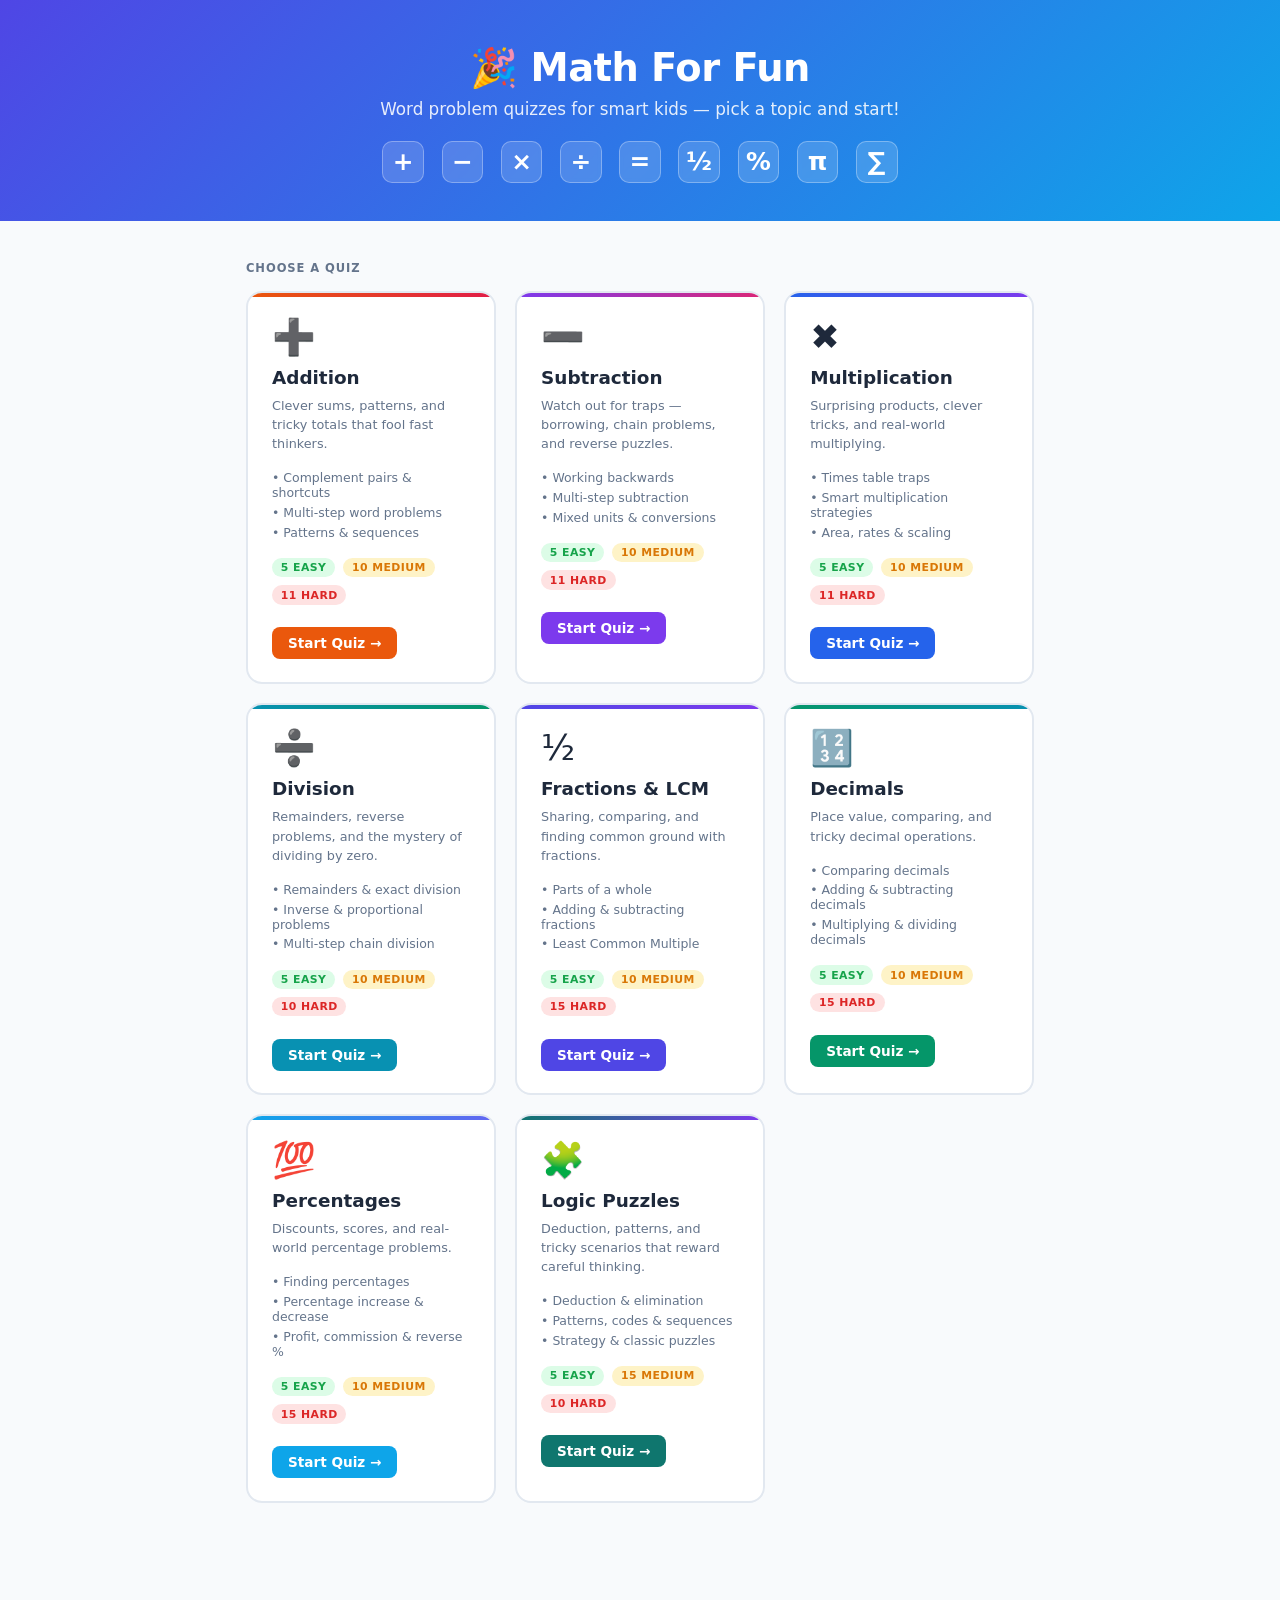
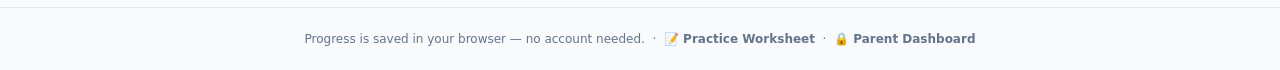
<file: index.html>
<!DOCTYPE html>
<html lang="en">
<head>
  <meta charset="UTF-8" />
  <meta name="viewport" content="width=device-width, initial-scale=1.0" />
  <title>Math For Fun</title>
  <link rel="stylesheet" href="css/main.css" />
</head>
<body class="landing">

<header class="landing-header">
  <h1>🎉 Math For Fun</h1>
  <p>Word problem quizzes for smart kids — pick a topic and start!</p>
  <div class="symbol-row">
    <div class="sym">+</div>
    <div class="sym">−</div>
    <div class="sym">×</div>
    <div class="sym">÷</div>
    <div class="sym">=</div>
    <div class="sym">½</div>
    <div class="sym">%</div>
    <div class="sym">π</div>
    <div class="sym">∑</div>
  </div>
</header>

<main class="landing-main">
  <div class="section-label">Choose a Quiz</div>
  <div class="quiz-grid">

    <a class="quiz-card addition" href="quiz.html?subject=addition">
      <div class="card-icon">➕</div>
      <div class="card-title">Addition</div>
      <div class="card-subtitle">Clever sums, patterns, and tricky totals that fool fast thinkers.</div>
      <ul class="topics-list">
        <li>Complement pairs &amp; shortcuts</li>
        <li>Multi-step word problems</li>
        <li>Patterns &amp; sequences</li>
      </ul>
      <div class="card-meta">
        <span class="meta-tag tag-easy">5 Easy</span>
        <span class="meta-tag tag-medium">10 Medium</span>
        <span class="meta-tag tag-hard">11 Hard</span>
      </div>
      <span class="card-cta">Start Quiz →</span>
    </a>

    <a class="quiz-card subtraction" href="quiz.html?subject=subtraction">
      <div class="card-icon">➖</div>
      <div class="card-title">Subtraction</div>
      <div class="card-subtitle">Watch out for traps — borrowing, chain problems, and reverse puzzles.</div>
      <ul class="topics-list">
        <li>Working backwards</li>
        <li>Multi-step subtraction</li>
        <li>Mixed units &amp; conversions</li>
      </ul>
      <div class="card-meta">
        <span class="meta-tag tag-easy">5 Easy</span>
        <span class="meta-tag tag-medium">10 Medium</span>
        <span class="meta-tag tag-hard">11 Hard</span>
      </div>
      <span class="card-cta">Start Quiz →</span>
    </a>

    <a class="quiz-card multiplication" href="quiz.html?subject=multiplication">
      <div class="card-icon">✖️</div>
      <div class="card-title">Multiplication</div>
      <div class="card-subtitle">Surprising products, clever tricks, and real-world multiplying.</div>
      <ul class="topics-list">
        <li>Times table traps</li>
        <li>Smart multiplication strategies</li>
        <li>Area, rates &amp; scaling</li>
      </ul>
      <div class="card-meta">
        <span class="meta-tag tag-easy">5 Easy</span>
        <span class="meta-tag tag-medium">10 Medium</span>
        <span class="meta-tag tag-hard">11 Hard</span>
      </div>
      <span class="card-cta">Start Quiz →</span>
    </a>

    <a class="quiz-card division" href="quiz.html?subject=division">
      <div class="card-icon">➗</div>
      <div class="card-title">Division</div>
      <div class="card-subtitle">Remainders, reverse problems, and the mystery of dividing by zero.</div>
      <ul class="topics-list">
        <li>Remainders &amp; exact division</li>
        <li>Inverse &amp; proportional problems</li>
        <li>Multi-step chain division</li>
      </ul>
      <div class="card-meta">
        <span class="meta-tag tag-easy">5 Easy</span>
        <span class="meta-tag tag-medium">10 Medium</span>
        <span class="meta-tag tag-hard">10 Hard</span>
      </div>
      <span class="card-cta">Start Quiz →</span>
    </a>

    <a class="quiz-card fractions" href="quiz.html?subject=fractions">
      <div class="card-icon">½</div>
      <div class="card-title">Fractions &amp; LCM</div>
      <div class="card-subtitle">Sharing, comparing, and finding common ground with fractions.</div>
      <ul class="topics-list">
        <li>Parts of a whole</li>
        <li>Adding &amp; subtracting fractions</li>
        <li>Least Common Multiple</li>
      </ul>
      <div class="card-meta">
        <span class="meta-tag tag-easy">5 Easy</span>
        <span class="meta-tag tag-medium">10 Medium</span>
        <span class="meta-tag tag-hard">15 Hard</span>
      </div>
      <span class="card-cta">Start Quiz →</span>
    </a>

    <a class="quiz-card decimals" href="quiz.html?subject=decimals">
      <div class="card-icon">🔢</div>
      <div class="card-title">Decimals</div>
      <div class="card-subtitle">Place value, comparing, and tricky decimal operations.</div>
      <ul class="topics-list">
        <li>Comparing decimals</li>
        <li>Adding &amp; subtracting decimals</li>
        <li>Multiplying &amp; dividing decimals</li>
      </ul>
      <div class="card-meta">
        <span class="meta-tag tag-easy">5 Easy</span>
        <span class="meta-tag tag-medium">10 Medium</span>
        <span class="meta-tag tag-hard">15 Hard</span>
      </div>
      <span class="card-cta">Start Quiz →</span>
    </a>

    <a class="quiz-card percentages" href="quiz.html?subject=percentages">
      <div class="card-icon">💯</div>
      <div class="card-title">Percentages</div>
      <div class="card-subtitle">Discounts, scores, and real-world percentage problems.</div>
      <ul class="topics-list">
        <li>Finding percentages</li>
        <li>Percentage increase &amp; decrease</li>
        <li>Profit, commission &amp; reverse %</li>
      </ul>
      <div class="card-meta">
        <span class="meta-tag tag-easy">5 Easy</span>
        <span class="meta-tag tag-medium">10 Medium</span>
        <span class="meta-tag tag-hard">15 Hard</span>
      </div>
      <span class="card-cta">Start Quiz →</span>
    </a>

    <a class="quiz-card logic" href="quiz.html?subject=logic">
      <div class="card-icon">🧩</div>
      <div class="card-title">Logic Puzzles</div>
      <div class="card-subtitle">Deduction, patterns, and tricky scenarios that reward careful thinking.</div>
      <ul class="topics-list">
        <li>Deduction &amp; elimination</li>
        <li>Patterns, codes &amp; sequences</li>
        <li>Strategy &amp; classic puzzles</li>
      </ul>
      <div class="card-meta">
        <span class="meta-tag tag-easy">5 Easy</span>
        <span class="meta-tag tag-medium">15 Medium</span>
        <span class="meta-tag tag-hard">10 Hard</span>
      </div>
      <span class="card-cta">Start Quiz →</span>
    </a>

  </div>
</main>

<footer>
  Progress is saved in your browser — no account needed. &nbsp;·&nbsp;
  <a href="worksheet.html" style="color:inherit;font-weight:600;text-decoration:none;">📝 Practice Worksheet</a> &nbsp;·&nbsp;
  <a href="parents.html" style="color:inherit;font-weight:600;text-decoration:none;">🔒 Parent Dashboard</a>
</footer>

</body>
</html>
</file>
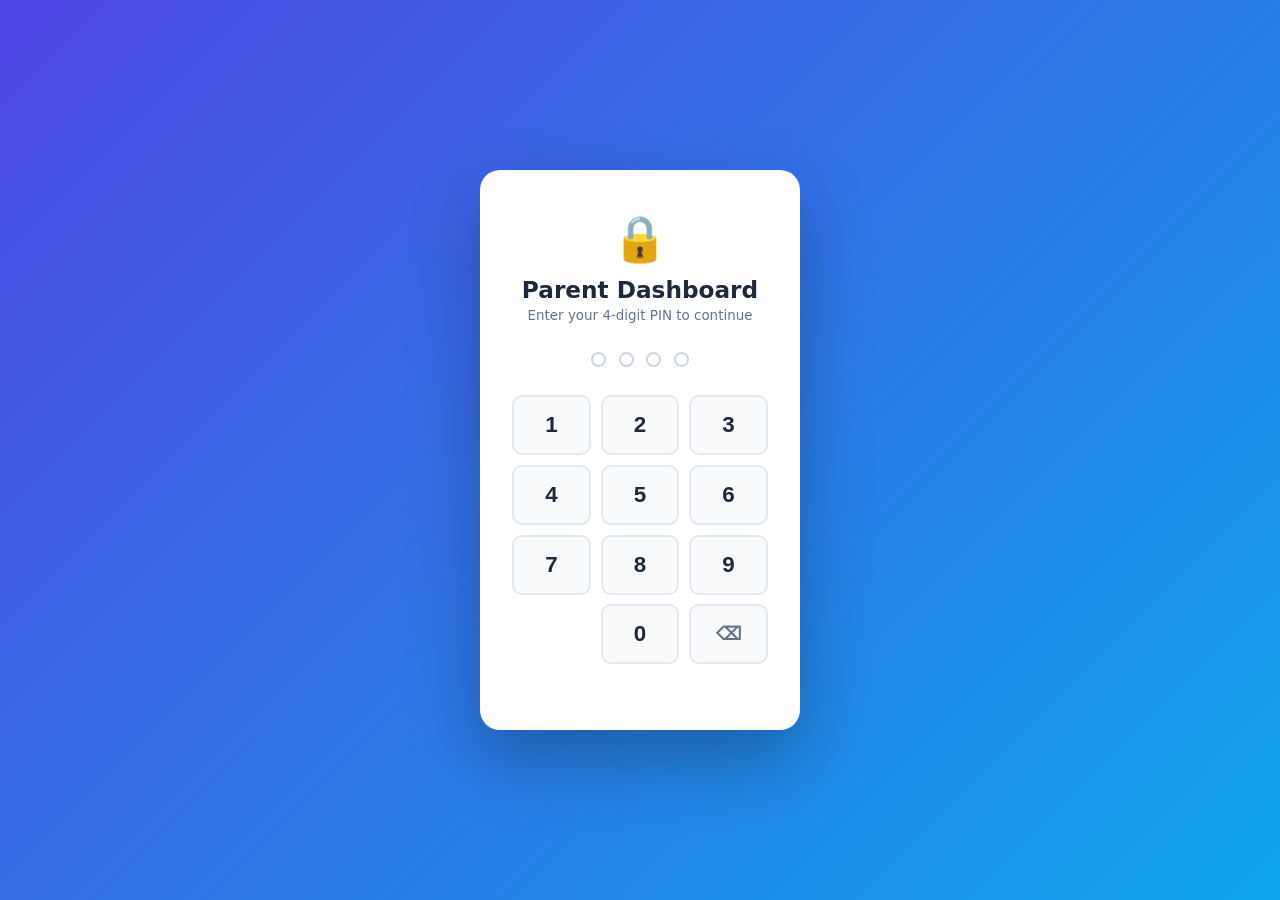
<file: parents.html>
<!DOCTYPE html>
<html lang="en">
<head>
  <meta charset="UTF-8" />
  <meta name="viewport" content="width=device-width, initial-scale=1.0" />
  <title>Math For Fun — Parent Dashboard</title>
  <link rel="stylesheet" href="css/main.css" />
</head>
<body>

<!-- ══════════════ PIN SCREEN ══════════════ -->
<div id="pin-screen">
  <div class="pin-card" id="pin-card">
    <div class="pin-icon">🔒</div>
    <h1>Parent Dashboard</h1>
    <p>Enter your 4-digit PIN to continue</p>
    <div class="pin-dots" id="pin-dots">
      <span></span><span></span><span></span><span></span>
    </div>
    <div class="pin-pad">
      <button class="pin-btn" onclick="pinPress('1')">1</button>
      <button class="pin-btn" onclick="pinPress('2')">2</button>
      <button class="pin-btn" onclick="pinPress('3')">3</button>
      <button class="pin-btn" onclick="pinPress('4')">4</button>
      <button class="pin-btn" onclick="pinPress('5')">5</button>
      <button class="pin-btn" onclick="pinPress('6')">6</button>
      <button class="pin-btn" onclick="pinPress('7')">7</button>
      <button class="pin-btn" onclick="pinPress('8')">8</button>
      <button class="pin-btn" onclick="pinPress('9')">9</button>
      <button class="pin-btn blank"></button>
      <button class="pin-btn" onclick="pinPress('0')">0</button>
      <button class="pin-btn del" onclick="pinDelete()">⌫</button>
    </div>
    <div class="pin-error" id="pin-error">Incorrect PIN. Please try again.</div>
  </div>
</div>

<!-- ══════════════ DASHBOARD ══════════════ -->
<div id="dashboard">
  <header class="dash-header">
    <div class="dash-header-title">📊 Parent Dashboard</div>
    <div class="dash-header-actions">
      <a class="dash-btn" href="index.html">← All Quizzes</a>
      <button class="dash-btn" onclick="logout()">Logout</button>
    </div>
  </header>
  <div class="dash-main" id="dash-main"></div>
</div>

<script src="js/parents.js"></script>
</body>
</html>
</file>
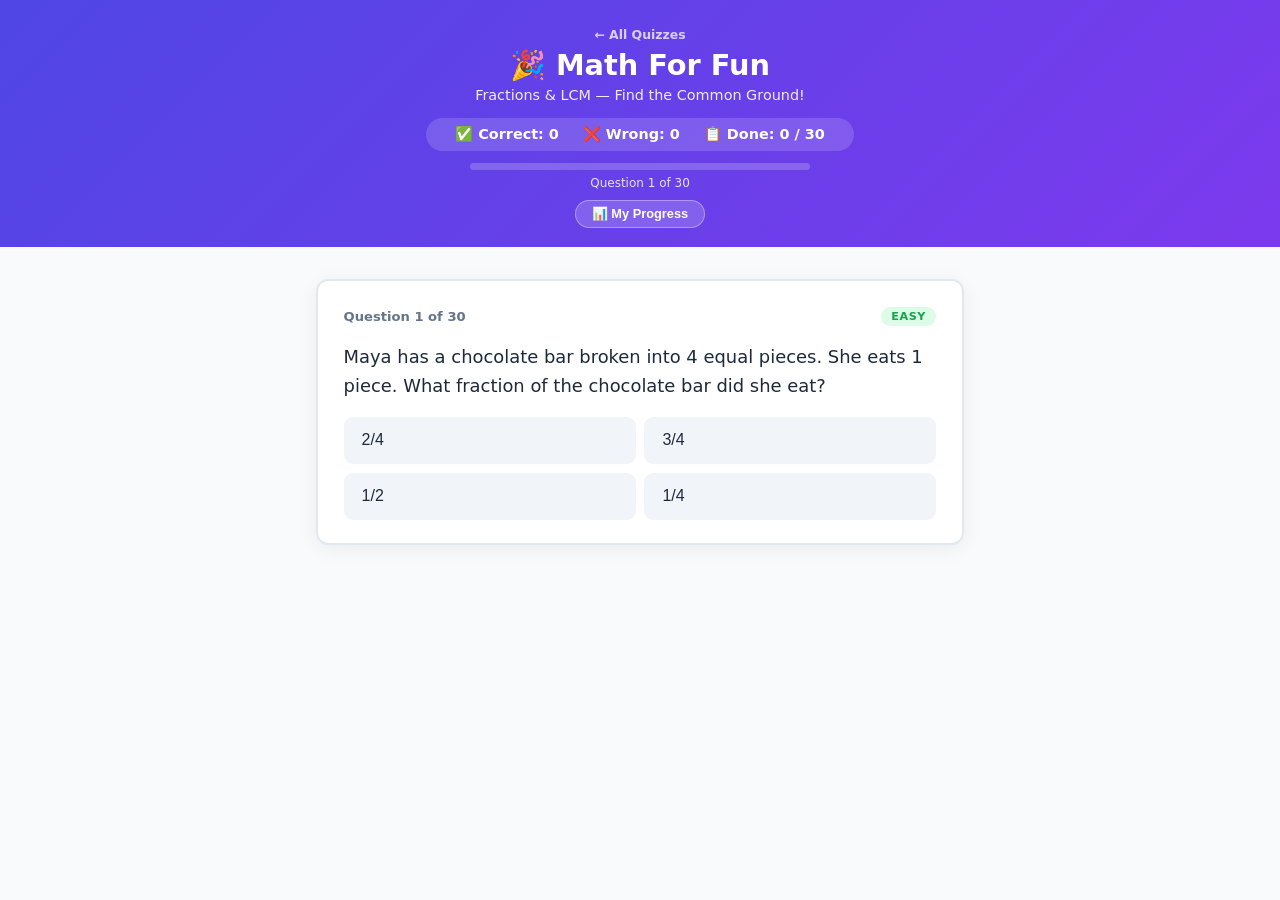
<file: quiz.html>
<!DOCTYPE html>
<!--
  Math For Fun — Quiz Template
  A single template for ALL subjects. The subject is chosen via the URL:
    quiz.html?subject=addition
    quiz.html?subject=subtraction
    quiz.html?subject=multiplication
    quiz.html?subject=division
    quiz.html?subject=fractions
    quiz.html?subject=decimals
    quiz.html?subject=percentages

  NOTE: This page uses fetch() to load question data.
  For local testing you must serve over HTTP, not file://.
  Run:  python3 -m http.server
  Then: http://localhost:8000/quiz.html?subject=addition
-->
<html lang="en">
<head>
  <meta charset="UTF-8" />
  <meta name="viewport" content="width=device-width, initial-scale=1.0" />
  <title>Math For Fun</title>
  <link rel="stylesheet" href="css/main.css" />
</head>
<body>

<header class="quiz-header">
  <a class="home-link" href="index.html">← All Quizzes</a>
  <h1 id="quiz-title">🎉 Math For Fun</h1>
  <p id="quiz-subtitle">Loading…</p>
  <div class="scoreboard">
    <span>✅ Correct: <span id="score-correct">0</span></span>
    <span>❌ Wrong: <span id="score-wrong">0</span></span>
    <span>📋 Done: <span id="score-done">0</span> / <span id="score-total">30</span></span>
  </div>
  <div class="progress-wrap">
    <div class="progress-bar" id="progress-bar"></div>
  </div>
  <div class="progress-label" id="progress-label">Loading…</div>
  <button class="progress-btn" onclick="showProgressPanel()">📊 My Progress</button>
</header>

<main class="quiz-main" id="main"></main>

<script src="js/quiz.js"></script>
</body>
</html>
</file>
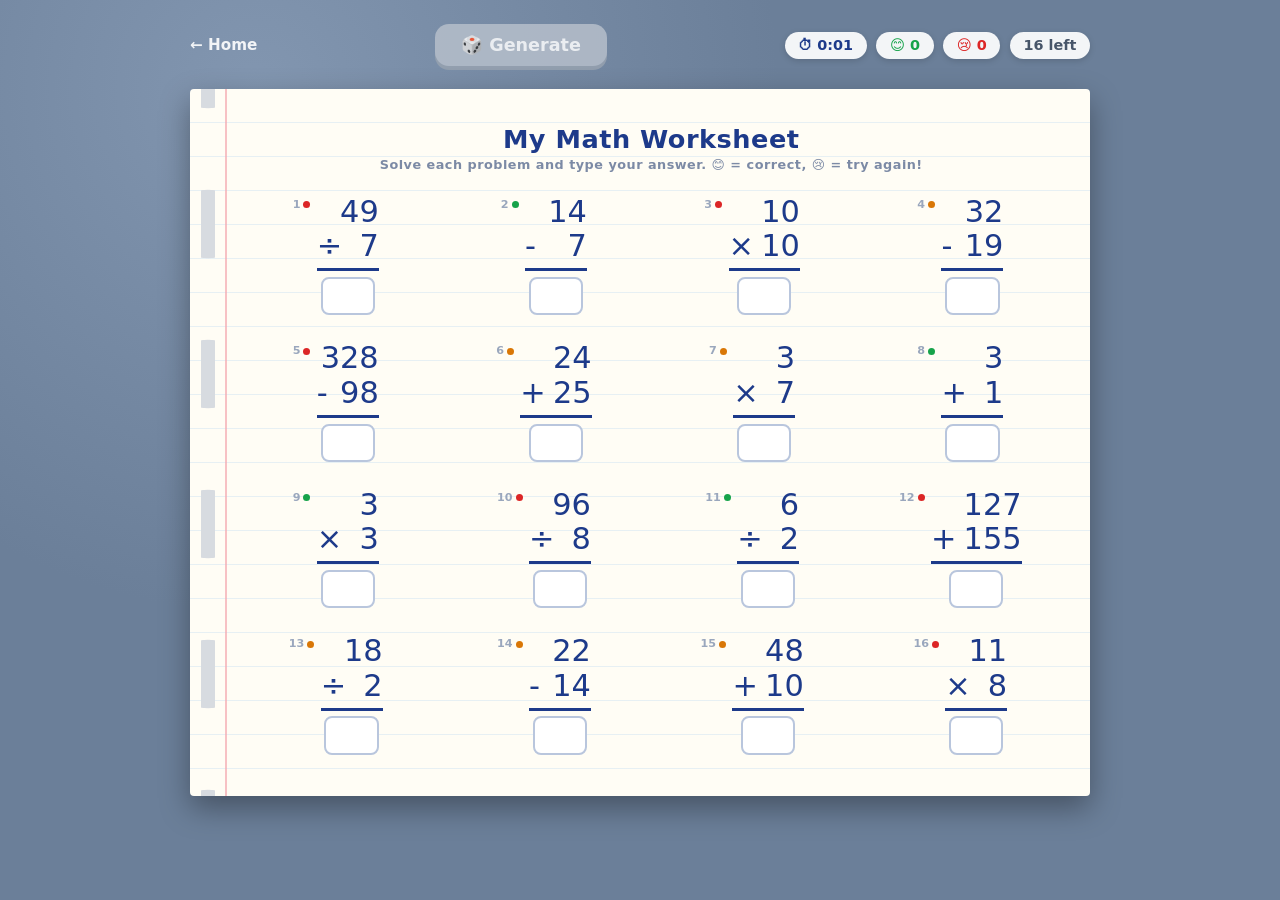
<file: worksheet.html>
<!DOCTYPE html>
<html lang="en">
<head>
  <meta charset="UTF-8" />
  <meta name="viewport" content="width=device-width, initial-scale=1.0" />
  <title>Math Worksheet — Math For Fun</title>
  <style>
    :root {
      --ink:      #1d3a8a;   /* pencil/pen blue */
      --paper:    #fffdf5;
      --line:     #cfe3f2;   /* ruled lines */
      --margin:   #f4a8b0;   /* red margin line */
      --correct:  #16a34a;
      --wrong:    #dc2626;
    }

    *, *::before, *::after { box-sizing: border-box; margin: 0; padding: 0; }

    body {
      font-family: 'Comic Sans MS', 'Segoe Print', 'Bradley Hand', system-ui, sans-serif;
      background: #6b7f99;
      background-image:
        radial-gradient(circle at 20% 10%, #8296b0 0%, #6b7f99 40%),
        linear-gradient(160deg, #7688a1, #5d6f88);
      color: var(--ink);
      min-height: 100vh;
      padding: 1.5rem 1rem 3rem;
    }

    /* ── Top control bar ─────────────────────────────── */
    .toolbar {
      max-width: 900px;
      margin: 0 auto 1.4rem;
      display: flex;
      align-items: center;
      justify-content: space-between;
      gap: 1rem;
      flex-wrap: wrap;
    }
    .toolbar .home {
      color: #fff;
      text-decoration: none;
      font-weight: 700;
      font-size: 0.95rem;
      opacity: 0.9;
    }
    .toolbar .home:hover { opacity: 1; }

    .scoreboard {
      display: flex;
      gap: 0.6rem;
      font-family: system-ui, sans-serif;
      font-weight: 700;
      font-size: 0.9rem;
    }
    .scoreboard .pill {
      background: rgba(255,255,255,0.92);
      border-radius: 999px;
      padding: 0.35rem 0.85rem;
      box-shadow: 0 2px 6px rgba(0,0,0,0.15);
    }
    .scoreboard .right  { color: var(--correct); }
    .scoreboard .wrong  { color: var(--wrong); }
    .scoreboard .left   { color: #475569; }
    .scoreboard .time   { color: var(--ink); }

    #generateBtn {
      font-family: 'Comic Sans MS', system-ui, sans-serif;
      font-size: 1.1rem;
      font-weight: 800;
      color: #fff;
      background: linear-gradient(135deg, #16a34a, #0ea5e9);
      border: none;
      border-radius: 14px;
      padding: 0.7rem 1.6rem;
      cursor: pointer;
      box-shadow: 0 4px 0 #0b7d55, 0 6px 12px rgba(0,0,0,0.25);
      transition: transform 0.08s ease, box-shadow 0.08s ease;
    }
    #generateBtn:active:not(:disabled) {
      transform: translateY(3px);
      box-shadow: 0 1px 0 #0b7d55, 0 3px 6px rgba(0,0,0,0.25);
    }
    #generateBtn:disabled {
      background: #b6bfcb;
      box-shadow: 0 4px 0 #97a2b0;
      cursor: not-allowed;
      opacity: 0.85;
    }

    /* ── The paper ───────────────────────────────────── */
    .paper {
      max-width: 900px;
      margin: 0 auto;
      background: var(--paper);
      /* ruled horizontal lines */
      background-image: repeating-linear-gradient(
        var(--paper) 0px,
        var(--paper) 33px,
        var(--line) 34px
      );
      border-radius: 4px;
      box-shadow: 0 12px 30px rgba(0,0,0,0.35);
      padding: 2.2rem 2rem 2.6rem 3.4rem;
      position: relative;
      overflow: hidden;
    }
    /* red margin line */
    .paper::before {
      content: "";
      position: absolute;
      top: 0; bottom: 0;
      left: 2.2rem;
      width: 2px;
      background: var(--margin);
      opacity: 0.7;
    }
    /* punch holes */
    .paper::after {
      content: "";
      position: absolute;
      left: 0.7rem; top: 0; bottom: 0;
      width: 14px;
      background-image: radial-gradient(circle, #d7dbe0 45%, transparent 46%);
      background-size: 14px 150px;
      background-repeat: repeat-y;
      background-position: center 60px;
    }

    .paper-title {
      text-align: center;
      font-size: 1.6rem;
      font-weight: 800;
      margin-bottom: 1.4rem;
      letter-spacing: 0.5px;
    }
    .paper-title .sub {
      display: block;
      font-family: system-ui, sans-serif;
      font-size: 0.8rem;
      font-weight: 600;
      color: #7c8aa5;
      margin-top: 0.2rem;
    }

    /* ── Problem grid: 4 per row ──────────────────────── */
    .grid {
      display: grid;
      grid-template-columns: repeat(4, 1fr);
      gap: 1.6rem 1.2rem;
    }

    .problem {
      display: flex;
      align-items: flex-start;
      justify-content: center;
      gap: 0.4rem;
    }
    .problem .num-col {
      font-size: 1.9rem;
      line-height: 1.15;
      text-align: right;
      min-width: 3.2ch;
    }
    .problem .op-row {
      display: flex;
      justify-content: space-between;
      gap: 0.3rem;
    }
    .problem .op { padding-right: 0.15rem; }
    .rule {
      border-bottom: 3px solid var(--ink);
      margin: 0.25rem 0 0.35rem;
    }
    .problem input {
      font-family: 'Comic Sans MS', system-ui, sans-serif;
      font-size: 1.4rem;
      line-height: 1.2;
      color: var(--ink);              /* strong blue "pen" — high contrast on white */
      width: 3.4rem;
      height: 2.4rem;
      margin: 0.2rem auto 0;
      display: block;
      text-align: center;             /* digits stay put — no left-shift while typing */
      border: 2px solid #b9c6dd;
      border-radius: 8px;
      background: #fff;
      padding: 0 0.25rem;
      outline: none;
      -moz-appearance: textfield;
    }
    .problem input:focus { border-color: var(--ink); box-shadow: 0 0 0 3px rgba(29,58,138,0.15); }
    .problem.solved input { border-color: #d3dae6; }
    .problem input::-webkit-outer-spin-button,
    .problem input::-webkit-inner-spin-button { -webkit-appearance: none; margin: 0; }

    .index-badge {
      font-family: system-ui, sans-serif;
      font-size: 0.7rem;
      color: #9aa7bd;
      font-weight: 700;
      align-self: flex-start;
      margin-top: 0.2rem;
    }

    .mark {
      font-size: 1.15rem;
      line-height: 1.1;
      white-space: nowrap;
      align-self: center;
    }
    .mark.correct { color: var(--correct); }
    .mark.wrong   { color: var(--wrong); }

    .problem.solved input { color: #64748b; }

    /* difficulty tint dot */
    .diff-dot {
      display: inline-block;
      width: 7px; height: 7px;
      border-radius: 50%;
      margin-left: 3px;
      vertical-align: middle;
    }
    .diff-easy   { background: #16a34a; }
    .diff-medium { background: #d97706; }
    .diff-hard   { background: #dc2626; }

    .done-banner {
      max-width: 900px;
      margin: 1.2rem auto 0;
      text-align: center;
      background: rgba(255,255,255,0.95);
      border-radius: 14px;
      padding: 0.9rem 1rem;
      font-family: system-ui, sans-serif;
      font-weight: 700;
      color: #1e293b;
      box-shadow: 0 4px 12px rgba(0,0,0,0.2);
      display: none;
    }
    .done-banner.show { display: block; }

    /* fireworks celebration overlay */
    #fireworks {
      position: fixed;
      inset: 0;
      width: 100%;
      height: 100%;
      pointer-events: none;
      z-index: 60;
      display: none;
    }
    #fireworks.show { display: block; }

    @media (max-width: 640px) {
      .grid { grid-template-columns: repeat(2, 1fr); gap: 1.3rem 0.8rem; }
      .paper { padding: 1.6rem 1rem 2rem 2.6rem; }
    }
  </style>
</head>
<body>

  <div class="toolbar">
    <a class="home" href="index.html">← Home</a>
    <button id="generateBtn" type="button">🎲 Generate</button>
    <div class="scoreboard">
      <span class="pill time">⏱ <span id="timer">0:00</span></span>
      <span class="pill right">😊 <span id="scoreRight">0</span></span>
      <span class="pill wrong">😢 <span id="scoreWrong">0</span></span>
      <span class="pill left"><span id="scoreLeft">16</span> left</span>
    </div>
  </div>

  <div class="paper">
    <div class="paper-title">
      My Math Worksheet
      <span class="sub">Solve each problem and type your answer. 😊 = correct, 😢 = try again!</span>
    </div>
    <div class="grid" id="grid"></div>
  </div>

  <div class="done-banner" id="doneBanner"></div>
  <canvas id="fireworks"></canvas>

  <script>
    const TOTAL = 16;
    let problems = [];

    const grid        = document.getElementById('grid');
    const genBtn      = document.getElementById('generateBtn');
    const scoreRight  = document.getElementById('scoreRight');
    const scoreWrong  = document.getElementById('scoreWrong');
    const scoreLeft   = document.getElementById('scoreLeft');
    const doneBanner  = document.getElementById('doneBanner');
    const timerEl     = document.getElementById('timer');
    const fwCanvas    = document.getElementById('fireworks');

    const HAPPY = '✓ 😊';
    const SAD   = '✗ 😢';

    function randInt(min, max) {
      return Math.floor(Math.random() * (max - min + 1)) + min;
    }

    // Build one problem for a given operator + difficulty.
    function makeProblem(op, diff) {
      let a, b;
      if (op === '+') {
        if (diff === 'easy')       { a = randInt(1, 9);    b = randInt(1, 9); }
        else if (diff === 'medium'){ a = randInt(10, 49);  b = randInt(10, 49); }
        else                       { a = randInt(50, 199); b = randInt(50, 299); }
        return { a, b, op, answer: a + b, diff };
      }
      if (op === '-') {
        if (diff === 'easy')       { a = randInt(5, 18);   b = randInt(1, a); }
        else if (diff === 'medium'){ a = randInt(20, 80);  b = randInt(1, a); }
        else                       { a = randInt(100, 500);b = randInt(1, a); }
        return { a, b, op, answer: a - b, diff };
      }
      if (op === '×') {
        if (diff === 'easy')       { a = randInt(2, 5);    b = randInt(2, 5); }
        else if (diff === 'medium'){ a = randInt(3, 9);    b = randInt(3, 9); }
        else                       { a = randInt(6, 12);   b = randInt(4, 15); }
        return { a, b, op, answer: a * b, diff };
      }
      // division — build from a clean product so answers are whole numbers
      let divisor, quotient;
      if (diff === 'easy')       { divisor = randInt(2, 5);  quotient = randInt(1, 5); }
      else if (diff === 'medium'){ divisor = randInt(2, 9);  quotient = randInt(2, 9); }
      else                       { divisor = randInt(3, 12); quotient = randInt(4, 12); }
      return { a: divisor * quotient, b: divisor, op: '÷', answer: quotient, diff };
    }

    // Generate a balanced, shuffled set of 16 problems.
    function buildSet() {
      const ops   = ['+', '-', '×', '÷'];
      const diffs = ['easy', 'easy', 'easy', 'easy',
                     'medium', 'medium', 'medium', 'medium', 'medium', 'medium',
                     'hard', 'hard', 'hard', 'hard', 'hard', 'hard'];
      const set = [];
      for (let i = 0; i < TOTAL; i++) {
        const op = ops[i % 4];               // 4 of each operator
        set.push(makeProblem(op, diffs[i]));
      }
      // Fisher–Yates shuffle so operators/difficulties interleave
      for (let i = set.length - 1; i > 0; i--) {
        const j = Math.floor(Math.random() * (i + 1));
        [set[i], set[j]] = [set[j], set[i]];
      }
      return set;
    }

    function render() {
      grid.innerHTML = '';
      problems.forEach((p, i) => {
        const cell = document.createElement('div');
        cell.className = 'problem';
        cell.dataset.index = i;
        cell.innerHTML = `
          <span class="index-badge">${i + 1}<span class="diff-dot diff-${p.diff}" title="${p.diff}"></span></span>
          <div class="num-col">
            <div class="top">${p.a}</div>
            <div class="op-row"><span class="op">${p.op}</span><span>${p.b}</span></div>
            <div class="rule"></div>
            <input type="number" inputmode="numeric" aria-label="answer for problem ${i + 1}" />
          </div>
          <span class="mark" data-mark></span>
        `;
        grid.appendChild(cell);

        const input = cell.querySelector('input');
        const check = () => grade(i, cell, input);
        input.addEventListener('blur', check);
        input.addEventListener('keydown', (e) => {
          if (e.key === 'Enter') { check(); focusNext(i); }
        });
      });
      updateScore();
    }

    function focusNext(i) {
      const next = grid.querySelector(`.problem[data-index="${i + 1}"] input`);
      if (next) next.focus();
    }

    function grade(i, cell, input) {
      const raw = input.value.trim();
      const mark = cell.querySelector('[data-mark]');
      const p = problems[i];

      if (raw === '') {                 // cleared → un-answer it
        p.result = undefined;
        mark.textContent = '';
        mark.className = 'mark';
        cell.classList.remove('solved');
        updateScore();
        return;
      }

      const val = Number(raw);
      const isCorrect = Number.isFinite(val) && val === p.answer;
      p.result = isCorrect ? 'right' : 'wrong';
      cell.classList.add('solved');
      mark.textContent = isCorrect ? HAPPY : SAD;
      mark.className = 'mark ' + (isCorrect ? 'correct' : 'wrong');
      updateScore();
    }

    function updateScore() {
      let right = 0, wrong = 0, answered = 0;
      problems.forEach(p => {
        if (p.result === 'right') { right++; answered++; }
        else if (p.result === 'wrong') { wrong++; answered++; }
      });
      scoreRight.textContent = right;
      scoreWrong.textContent = wrong;
      scoreLeft.textContent  = TOTAL - right;

      // Generate unlocks only when every problem is answered correctly.
      const allCorrect = right === TOTAL;
      genBtn.disabled = !allCorrect;

      if (allCorrect) {
        stopTimer();
        if (!celebrated) { celebrated = true; launchFireworks(); }
        doneBanner.textContent = `Perfect — all 16 correct in ${formatTime(seconds)}! 🏆  Click Generate for a fresh sheet.`;
        doneBanner.classList.add('show');
      } else if (wrong > 0 && answered === TOTAL) {
        doneBanner.textContent = `${right} of ${TOTAL} correct — fix the 😢 answers to unlock Generate. 💪`;
        doneBanner.classList.add('show');
      } else {
        doneBanner.classList.remove('show');
      }
    }

    // ── Timer ───────────────────────────────────────────
    let seconds = 0, timerId = null;

    function formatTime(s) {
      const m = Math.floor(s / 60);
      return m + ':' + String(s % 60).padStart(2, '0');
    }
    function startTimer() {
      seconds = 0;
      timerEl.textContent = formatTime(seconds);
      clearInterval(timerId);
      timerId = setInterval(() => {
        seconds++;
        timerEl.textContent = formatTime(seconds);
      }, 1000);
    }
    function stopTimer() { clearInterval(timerId); timerId = null; }

    // ── Fireworks celebration ───────────────────────────
    function launchFireworks() {
      const ctx = fwCanvas.getContext('2d');
      const W = fwCanvas.width  = window.innerWidth;
      const H = fwCanvas.height = window.innerHeight;
      fwCanvas.classList.add('show');

      const colors = ['#ff5252', '#ffd740', '#69f0ae', '#40c4ff', '#e040fb', '#ffab40'];
      let particles = [];
      const endTime = Date.now() + 5000;   // run for 5 seconds

      function burst(x, y) {
        const color = colors[Math.floor(Math.random() * colors.length)];
        const count = 40 + Math.floor(Math.random() * 25);
        for (let i = 0; i < count; i++) {
          const angle = (Math.PI * 2 * i) / count;
          const speed = 2 + Math.random() * 4;
          particles.push({
            x, y,
            vx: Math.cos(angle) * speed,
            vy: Math.sin(angle) * speed,
            life: 1, color,
            size: 2 + Math.random() * 2
          });
        }
      }

      let lastBurst = 0;
      function frame() {
        const now = Date.now();
        ctx.clearRect(0, 0, W, H);

        if (now < endTime && now - lastBurst > 350) {
          lastBurst = now;
          burst(W * (0.15 + Math.random() * 0.7), H * (0.15 + Math.random() * 0.45));
        }

        particles.forEach(p => {
          p.x += p.vx;
          p.y += p.vy;
          p.vy += 0.05;          // gravity
          p.vx *= 0.99;
          p.life -= 0.012;
          if (p.life > 0) {
            ctx.globalAlpha = Math.max(p.life, 0);
            ctx.fillStyle = p.color;
            ctx.beginPath();
            ctx.arc(p.x, p.y, p.size, 0, Math.PI * 2);
            ctx.fill();
          }
        });
        ctx.globalAlpha = 1;
        particles = particles.filter(p => p.life > 0);

        if (now < endTime || particles.length) {
          requestAnimationFrame(frame);
        } else {
          fwCanvas.classList.remove('show');
          ctx.clearRect(0, 0, W, H);
        }
      }
      frame();
    }

    let celebrated = false;

    function generate() {
      celebrated = false;
      fwCanvas.classList.remove('show');
      problems = buildSet();
      render();
      startTimer();
    }

    genBtn.addEventListener('click', generate);

    // First sheet on load.
    generate();
  </script>

</body>
</html>
</file>
<file: css/main.css>
/* ══════════════════════════════════════════════════════════════
   Math For Fun — Shared Styles
   Used by: index.html, quiz.html, parents.html
   ══════════════════════════════════════════════════════════════ */

/* ── CSS Custom Properties ─────────────────────────────────── */
:root {
  /* Subject primary colour — overridden dynamically by quiz.js */
  --primary: #4f46e5;

  /* Difficulty colours */
  --easy:   #16a34a;
  --medium: #d97706;
  --hard:   #dc2626;

  /* Layout & base */
  --bg:     #f8fafc;
  --card:   #ffffff;
  --text:   #1e293b;
  --muted:  #64748b;
  --border: #e2e8f0;
  --radius: 12px;
}

/* ── Reset ─────────────────────────────────────────────────── */
*, *::before, *::after { box-sizing: border-box; margin: 0; padding: 0; }

body {
  font-family: 'Segoe UI', system-ui, sans-serif;
  background: var(--bg);
  color: var(--text);
  min-height: 100vh;
}


/* ══════════════════════════════════════════════════════════════
   LANDING PAGE (index.html)
   ══════════════════════════════════════════════════════════════ */

/* Header */
body.landing {
  display: flex;
  flex-direction: column;
}

.landing-header {
  background: linear-gradient(135deg, #4f46e5 0%, #0ea5e9 100%);
  color: white;
  text-align: center;
  padding: 2.8rem 1rem 2.4rem;
  overflow: hidden;
  position: relative;
}
.landing-header h1 { font-size: 2.4rem; font-weight: 900; letter-spacing: -0.5px; position: relative; z-index: 1; }
.landing-header p  { font-size: 1.05rem; opacity: 0.88; margin-top: 0.5rem; position: relative; z-index: 1; }

/* Animated math symbol tiles */
.symbol-row {
  display: flex;
  justify-content: center;
  gap: 1.1rem;
  margin-top: 1.4rem;
  flex-wrap: wrap;
  position: relative;
  z-index: 1;
}
.sym {
  font-size: 1.55rem;
  font-weight: 800;
  background: rgba(255,255,255,0.15);
  border: 1px solid rgba(255,255,255,0.3);
  border-radius: 10px;
  width: 2.6rem;
  height: 2.6rem;
  display: flex;
  align-items: center;
  justify-content: center;
  animation: sym-float 3s ease-in-out infinite;
  backdrop-filter: blur(2px);
}
.sym:nth-child(1) { animation-delay: 0s; }
.sym:nth-child(2) { animation-delay: 0.3s; }
.sym:nth-child(3) { animation-delay: 0.6s; }
.sym:nth-child(4) { animation-delay: 0.9s; }
.sym:nth-child(5) { animation-delay: 1.2s; }
.sym:nth-child(6) { animation-delay: 1.5s; }
.sym:nth-child(7) { animation-delay: 1.8s; }
.sym:nth-child(8) { animation-delay: 2.1s; }
.sym:nth-child(9) { animation-delay: 2.4s; }
@keyframes sym-float {
  0%, 100% { transform: translateY(0);   opacity: 0.75; }
  50%       { transform: translateY(-5px); opacity: 1; }
}

/* Landing main */
.landing-main {
  flex: 1;
  max-width: 820px;
  margin: 2.5rem auto;
  padding: 0 1rem 4rem;
  width: 100%;
}
.section-label {
  font-size: 0.72rem;
  font-weight: 700;
  text-transform: uppercase;
  letter-spacing: 0.08em;
  color: var(--muted);
  margin-bottom: 1rem;
}

/* Quiz grid */
.quiz-grid {
  display: grid;
  grid-template-columns: 1fr 1fr 1fr;
  gap: 1.2rem;
}

/* Quiz cards */
.quiz-card {
  background: white;
  border: 2px solid var(--border);
  border-radius: 16px;
  padding: 1.6rem 1.5rem 1.4rem;
  text-decoration: none;
  color: var(--text);
  display: flex;
  flex-direction: column;
  gap: 0.5rem;
  transition: transform 0.15s, box-shadow 0.15s, border-color 0.15s;
  position: relative;
  overflow: hidden;
}
.quiz-card::before {
  content: '';
  position: absolute;
  top: 0; left: 0; right: 0;
  height: 4px;
  border-radius: 16px 16px 0 0;
}
.quiz-card.addition::before       { background: linear-gradient(90deg, #ea580c, #e11d48); }
.quiz-card.subtraction::before    { background: linear-gradient(90deg, #7c3aed, #db2777); }
.quiz-card.multiplication::before { background: linear-gradient(90deg, #2563eb, #7c3aed); }
.quiz-card.division::before       { background: linear-gradient(90deg, #0891b2, #059669); }
.quiz-card.fractions::before      { background: linear-gradient(90deg, #4f46e5, #7c3aed); }
.quiz-card.decimals::before       { background: linear-gradient(90deg, #059669, #0891b2); }
.quiz-card.percentages::before    { background: linear-gradient(90deg, #0ea5e9, #6366f1); }
.quiz-card.logic::before          { background: linear-gradient(90deg, #0f766e, #7c3aed); }

.quiz-card:hover { transform: translateY(-3px); box-shadow: 0 8px 24px rgba(0,0,0,0.1); }
.quiz-card.addition:hover       { border-color: #fdba74; }
.quiz-card.subtraction:hover    { border-color: #d8b4fe; }
.quiz-card.multiplication:hover { border-color: #93c5fd; }
.quiz-card.division:hover       { border-color: #67e8f9; }
.quiz-card.fractions:hover      { border-color: #a5b4fc; }
.quiz-card.decimals:hover       { border-color: #6ee7b7; }
.quiz-card.percentages:hover    { border-color: #7dd3fc; }
.quiz-card.logic:hover          { border-color: #5eead4; }

.card-icon     { font-size: 2.2rem; line-height: 1; margin-bottom: 0.3rem; }
.card-title    { font-size: 1.15rem; font-weight: 800; }
.card-subtitle { font-size: 0.8rem; color: var(--muted); line-height: 1.5; }

.card-meta { display: flex; gap: 0.5rem; flex-wrap: wrap; margin-top: 0.5rem; }
.meta-tag {
  font-size: 0.68rem;
  font-weight: 700;
  padding: 0.2rem 0.55rem;
  border-radius: 50px;
  text-transform: uppercase;
  letter-spacing: 0.04em;
}
.tag-easy   { background: #dcfce7; color: #16a34a; }
.tag-medium { background: #fef3c7; color: #d97706; }
.tag-hard   { background: #fee2e2; color: #dc2626; }

.card-cta {
  margin-top: 0.9rem;
  display: inline-flex;
  align-items: center;
  gap: 0.4rem;
  font-size: 0.85rem;
  font-weight: 700;
  padding: 0.5rem 1rem;
  border-radius: 8px;
  color: white;
  align-self: flex-start;
}
.quiz-card.addition       .card-cta { background: #ea580c; }
.quiz-card.subtraction    .card-cta { background: #7c3aed; }
.quiz-card.multiplication .card-cta { background: #2563eb; }
.quiz-card.division       .card-cta { background: #0891b2; }
.quiz-card.fractions      .card-cta { background: #4f46e5; }
.quiz-card.decimals       .card-cta { background: #059669; }
.quiz-card.percentages    .card-cta { background: #0ea5e9; }
.quiz-card.logic          .card-cta { background: #0f766e; }

.topics-list { list-style: none; margin-top: 0.4rem; }
.topics-list li { font-size: 0.78rem; color: var(--muted); padding: 0.15rem 0; }
.topics-list li::before { content: '• '; }

/* Footer */
footer {
  text-align: center;
  font-size: 0.75rem;
  color: var(--muted);
  padding: 1.5rem 1rem;
  border-top: 1px solid var(--border);
}


/* ══════════════════════════════════════════════════════════════
   QUIZ PAGE (quiz.html)
   ══════════════════════════════════════════════════════════════ */

/* Quiz header */
.quiz-header {
  background: linear-gradient(135deg, var(--primary) 0%, var(--primary-end, var(--primary)) 100%);
  color: white;
  padding: 1.5rem 1rem 1.2rem;
  text-align: center;
}
.quiz-header h1 { font-size: 1.8rem; font-weight: 800; }
.quiz-header p  { font-size: 0.9rem; opacity: 0.9; margin-top: 0.3rem; }

.home-link {
  display: inline-block;
  color: rgba(255,255,255,0.75);
  font-size: 0.78rem;
  font-weight: 600;
  text-decoration: none;
  margin-bottom: 0.4rem;
}
.home-link:hover { color: white; }

/* Scoreboard */
.scoreboard {
  display: flex;
  justify-content: center;
  gap: 1.5rem;
  margin-top: 0.9rem;
  background: rgba(255,255,255,0.15);
  border-radius: 50px;
  padding: 0.5rem 1.8rem;
  width: fit-content;
  margin-left: auto;
  margin-right: auto;
  flex-wrap: wrap;
}
.scoreboard span { font-size: 0.9rem; font-weight: 600; }

/* Progress bar */
.progress-wrap {
  margin: 0.8rem auto 0;
  max-width: 340px;
  background: rgba(255,255,255,0.2);
  border-radius: 50px;
  height: 7px;
  overflow: hidden;
}
.progress-bar {
  height: 100%;
  background: white;
  border-radius: 50px;
  transition: width 0.4s ease;
  width: 0%;
}
.progress-label { font-size: 0.75rem; opacity: 0.85; margin-top: 0.35rem; text-align: center; }

/* Progress panel button */
.progress-btn {
  background: rgba(255,255,255,0.18);
  border: 1px solid rgba(255,255,255,0.35);
  color: white;
  border-radius: 50px;
  padding: 0.35rem 1rem;
  font-size: 0.8rem;
  font-weight: 600;
  cursor: pointer;
  margin-top: 0.6rem;
  transition: background 0.15s;
}
.progress-btn:hover { background: rgba(255,255,255,0.3); }

/* Main quiz area */
.quiz-main {
  max-width: 680px;
  margin: 2rem auto;
  padding: 0 1rem 4rem;
}

/* Question card */
.card {
  background: var(--card);
  border: 2px solid var(--border);
  border-radius: var(--radius);
  padding: 1.6rem 1.6rem 1.4rem;
  box-shadow: 0 4px 20px rgba(0,0,0,0.06);
}
.card-top {
  display: flex;
  align-items: center;
  justify-content: space-between;
  margin-bottom: 1rem;
}
.q-counter { font-size: 0.82rem; color: var(--muted); font-weight: 600; }
.badge {
  font-size: 0.7rem; font-weight: 700;
  padding: 0.2rem 0.65rem; border-radius: 50px;
  text-transform: uppercase; letter-spacing: 0.05em;
}
.badge-easy   { background: #dcfce7; color: var(--easy); }
.badge-medium { background: #fef3c7; color: var(--medium); }
.badge-hard   { background: #fee2e2; color: var(--hard); }

.q-text { font-size: 1.12rem; line-height: 1.65; color: var(--text); margin-bottom: 1rem; }

/* Hint */
.q-hint {
  font-size: 0.88rem;
  color: var(--muted);
  font-style: italic;
  margin-bottom: 0.8rem;
  padding: 0.5rem 0.8rem;
  background: #f8fafc;
  border-left: 3px solid var(--primary);
  border-radius: 4px;
}

/* Choices */
.choices { display: grid; grid-template-columns: 1fr 1fr; gap: 0.55rem; }
.choice-btn {
  background: #f1f5f9;
  border: 2px solid transparent;
  border-radius: 9px;
  padding: 0.65rem 1rem;
  font-size: 1rem;
  font-weight: 500;
  cursor: pointer;
  text-align: left;
  transition: all 0.15s;
  color: var(--text);
  line-height: 1.4;
}
.choice-btn:hover:not(:disabled) { background: #e0e7ff; border-color: var(--primary); }
.choice-btn.state-correct { background: #dcfce7; border-color: var(--easy); color: var(--easy); font-weight: 700; }
.choice-btn.state-wrong   { background: #fee2e2; border-color: var(--hard); color: var(--hard); opacity: 0.7; }
.choice-btn.state-reveal  { background: #dcfce7; border-color: var(--easy); color: var(--easy); font-weight: 700; }
.choice-btn:disabled { cursor: default; }

/* Feedback */
.feedback {
  margin-top: 1rem; padding: 0.7rem 1rem;
  border-radius: 8px; font-size: 0.95rem; font-weight: 600; display: none;
}
.feedback.show    { display: block; }
.feedback.correct { background: #dcfce7; color: var(--easy); }
.feedback.wrong   { background: #fee2e2; color: var(--hard); }

/* Explanation */
.explanation {
  margin-top: 0.9rem; display: none;
  background: #fffbeb; border: 2px solid #fde68a;
  border-radius: 10px; padding: 0.9rem 1rem;
}
.explanation.show { display: block; }
.explanation-title {
  font-size: 0.8rem; font-weight: 700; color: #92400e;
  text-transform: uppercase; letter-spacing: 0.05em; margin-bottom: 0.45rem;
}
.explanation-body { font-size: 0.97rem; color: #1e293b; line-height: 1.65; }
.explanation-body .step { display: block; padding: 0.1rem 0; }

/* Next button */
.next-btn {
  display: none; width: 100%; margin-top: 1.2rem;
  background: var(--primary); color: white; border: none;
  border-radius: 9px; padding: 0.8rem 1rem; font-size: 1rem;
  font-weight: 700; cursor: pointer; transition: background 0.2s;
}
.next-btn.show { display: block; }
.next-btn:hover { filter: brightness(0.9); }

/* Final screen */
.final-screen { text-align: center; padding: 2rem 1rem; }
.final-screen h2 { font-size: 1.8rem; font-weight: 800; margin-bottom: 0.5rem; }
.final-screen p  { color: var(--muted); font-size: 1rem; margin-bottom: 1.5rem; }
.final-tally { display: flex; justify-content: center; gap: 1.5rem; margin-bottom: 1.8rem; flex-wrap: wrap; }
.tally-box { background: white; border: 2px solid var(--border); border-radius: 12px; padding: 1rem 1.5rem; min-width: 110px; }
.tally-box .num { font-size: 2rem; font-weight: 800; }
.tally-box .lbl { font-size: 0.78rem; color: var(--muted); font-weight: 600; text-transform: uppercase; }
.tally-box.green { border-color: var(--easy); }
.tally-box.green .num { color: var(--easy); }
.tally-box.red   { border-color: var(--hard); }
.tally-box.red   .num { color: var(--hard); }
.restart-btn {
  background: var(--primary); color: white; border: none;
  border-radius: 9px; padding: 0.8rem 2.2rem; font-size: 1rem;
  font-weight: 700; cursor: pointer;
}
.restart-btn:hover { filter: brightness(0.9); }

/* Championship screen */
#fireworks-canvas { position: fixed; top: 0; left: 0; width: 100%; height: 100%; pointer-events: none; z-index: 50; }
.championship-wrap { position: relative; z-index: 60; }
.trophy-cup {
  font-size: 6rem; display: block; margin-bottom: 0.3rem;
  animation: trophy-rock 0.7s ease-in-out infinite alternate;
  filter: drop-shadow(0 0 18px #f59e0b) drop-shadow(0 0 36px #fbbf24);
}
@keyframes trophy-rock {
  from { transform: scale(1) rotate(-4deg); }
  to   { transform: scale(1.1) rotate(4deg); }
}
.champion-title {
  font-size: 2rem; font-weight: 900; letter-spacing: 0.04em;
  background: linear-gradient(135deg, #f59e0b 0%, #ef4444 50%, #8b5cf6 100%);
  -webkit-background-clip: text; -webkit-text-fill-color: transparent; background-clip: text;
  animation: champ-pulse 1s ease-in-out infinite alternate; margin-bottom: 0.4rem;
}
@keyframes champ-pulse {
  from { opacity: 0.85; transform: scale(1); }
  to   { opacity: 1;    transform: scale(1.04); }
}
.champion-subtitle { font-size: 1rem; color: var(--muted); margin-bottom: 1.5rem; }

/* Progress panel */
.progress-panel {
  position: fixed; inset: 0;
  background: rgba(15,23,42,0.55);
  z-index: 200; display: flex;
  align-items: flex-end; justify-content: center;
  animation: panel-fade 0.2s ease;
}
@keyframes panel-fade { from { opacity: 0; } to { opacity: 1; } }
.progress-panel-inner {
  background: white; border-radius: 20px 20px 0 0;
  padding: 1.4rem 1.5rem 2rem; width: 100%; max-width: 680px;
  max-height: 88vh; overflow-y: auto;
  animation: panel-up 0.25s ease;
}
@keyframes panel-up { from { transform: translateY(100%); } to { transform: translateY(0); } }
.panel-header { display: flex; justify-content: space-between; align-items: center; margin-bottom: 1.1rem; }
.panel-title  { font-size: 1.15rem; font-weight: 800; }
.panel-close  { background: #f1f5f9; border: none; border-radius: 50%; width: 32px; height: 32px; font-size: 1rem; cursor: pointer; }
.streak-card {
  background: linear-gradient(135deg, #f97316, #ef4444); color: white;
  border-radius: 12px; padding: 0.9rem 1.1rem;
  display: flex; align-items: center; gap: 0.9rem; margin-bottom: 1rem;
}
.streak-fire { font-size: 2.2rem; line-height: 1; }
.streak-num  { font-size: 1.9rem; font-weight: 900; line-height: 1; }
.streak-lbl  { font-size: 0.78rem; opacity: 0.9; margin-top: 0.15rem; }
.stat-grid { display: grid; grid-template-columns: repeat(3, 1fr); gap: 0.6rem; margin-bottom: 1.1rem; }
.stat-card { background: #f8fafc; border: 1px solid var(--border); border-radius: 10px; padding: 0.75rem 0.5rem; text-align: center; }
.stat-card .s-num { font-size: 1.5rem; font-weight: 800; color: var(--primary); }
.stat-card .s-lbl { font-size: 0.68rem; color: var(--muted); font-weight: 600; text-transform: uppercase; margin-top: 0.15rem; }
.panel-section-title { font-size: 0.72rem; font-weight: 700; text-transform: uppercase; letter-spacing: 0.06em; color: var(--muted); margin-bottom: 0.55rem; }
.bar-chart { display: flex; align-items: flex-end; gap: 5px; height: 90px; margin-bottom: 1.1rem; }
.bar-col  { flex: 1; display: flex; flex-direction: column; align-items: center; gap: 3px; height: 100%; justify-content: flex-end; }
.bar-fill { width: 100%; border-radius: 4px 4px 0 0; min-height: 3px; background: var(--primary); transition: height 0.5s ease; }
.bar-fill.bar-champion { background: var(--easy); }
.bar-pct-lbl { font-size: 0.58rem; color: var(--muted); }
.weak-list { list-style: none; }
.weak-item { display: flex; align-items: center; gap: 0.6rem; padding: 0.55rem 0; border-bottom: 1px solid #f1f5f9; font-size: 0.83rem; line-height: 1.4; }
.weak-item:last-child { border-bottom: none; }
.miss-badge { background: #fee2e2; color: var(--hard); font-size: 0.7rem; font-weight: 700; padding: 0.15rem 0.5rem; border-radius: 50px; white-space: nowrap; flex-shrink: 0; }
.level-bars { display: flex; flex-direction: column; gap: 0.5rem; margin-bottom: 1.1rem; }
.level-row  { display: flex; align-items: center; gap: 0.7rem; font-size: 0.82rem; }
.level-row-label { width: 55px; font-weight: 600; flex-shrink: 0; }
.level-track { flex: 1; background: #f1f5f9; border-radius: 50px; height: 10px; overflow: hidden; }
.level-fill  { height: 100%; border-radius: 50px; transition: width 0.5s ease; }
.level-pct   { width: 32px; text-align: right; font-size: 0.75rem; color: var(--muted); flex-shrink: 0; }
.empty-state { text-align: center; color: var(--muted); padding: 2rem 0 1rem; font-size: 0.9rem; }


/* ══════════════════════════════════════════════════════════════
   PARENT DASHBOARD (parents.html)
   ══════════════════════════════════════════════════════════════ */

/* PIN Screen */
#pin-screen {
  min-height: 100vh;
  background: linear-gradient(135deg, #4f46e5 0%, #0ea5e9 100%);
  display: flex;
  align-items: center;
  justify-content: center;
  padding: 1rem;
}
.pin-card {
  background: white; border-radius: 20px;
  padding: 2.6rem 2rem 2rem; width: 100%; max-width: 320px;
  text-align: center; box-shadow: 0 30px 70px rgba(0,0,0,0.28);
}
.pin-icon   { font-size: 2.8rem; margin-bottom: 0.7rem; }
.pin-card h1 { font-size: 1.45rem; font-weight: 800; margin-bottom: 0.3rem; }
.pin-card > p { font-size: 0.84rem; color: var(--muted); margin-bottom: 1.8rem; }

.pin-dots { display: flex; justify-content: center; gap: 0.8rem; margin-bottom: 1.8rem; }
.pin-dots span {
  width: 15px; height: 15px; border-radius: 50%;
  border: 2px solid #cbd5e1; background: transparent;
  transition: background 0.15s, border-color 0.15s, transform 0.12s;
}
.pin-dots span.filled { background: var(--primary); border-color: var(--primary); transform: scale(1.2); }

.pin-pad { display: grid; grid-template-columns: repeat(3, 1fr); gap: 0.6rem; }
.pin-btn {
  height: 60px; background: #f8fafc; border: 2px solid var(--border);
  border-radius: 10px; font-size: 1.4rem; font-weight: 700;
  cursor: pointer; color: var(--text);
  transition: background 0.1s, transform 0.1s, border-color 0.1s;
  display: flex; align-items: center; justify-content: center;
}
.pin-btn:hover  { background: #ede9fe; border-color: #a5b4fc; }
.pin-btn:active { transform: scale(0.93); background: #c7d2fe; }
.pin-btn.del    { font-size: 1.15rem; color: var(--muted); }
.pin-btn.blank  { background: transparent; border-color: transparent; pointer-events: none; }

.pin-error {
  margin-top: 1rem; font-size: 0.82rem; color: var(--hard);
  font-weight: 600; min-height: 1.1rem; opacity: 0; transition: opacity 0.2s;
}
.pin-error.show { opacity: 1; }

@keyframes shake {
  0%,100% { transform: translateX(0); }
  20%,60% { transform: translateX(-9px); }
  40%,80% { transform: translateX(9px); }
}
.pin-card.shake { animation: shake 0.38s ease; }

/* Dashboard */
#dashboard { display: none; min-height: 100vh; }

.dash-header {
  background: linear-gradient(135deg, #4f46e5 0%, #0ea5e9 100%);
  color: white; padding: 1rem 1.5rem;
  display: flex; align-items: center; justify-content: space-between;
  gap: 1rem; flex-wrap: wrap; position: sticky; top: 0; z-index: 100;
}
.dash-header-title   { font-size: 1.2rem; font-weight: 800; }
.dash-header-actions { display: flex; gap: 0.5rem; }
.dash-btn {
  background: rgba(255,255,255,0.18); border: 1px solid rgba(255,255,255,0.35);
  color: white; border-radius: 8px; padding: 0.4rem 0.9rem;
  font-size: 0.8rem; font-weight: 600; cursor: pointer;
  text-decoration: none; transition: background 0.15s;
  display: inline-flex; align-items: center; font-family: inherit;
}
.dash-btn:hover { background: rgba(255,255,255,0.3); }

.dash-main { max-width: 1020px; margin: 0 auto; padding: 2rem 1.2rem 5rem; }

.section-title {
  font-size: 0.72rem; font-weight: 700; text-transform: uppercase;
  letter-spacing: 0.08em; color: var(--muted); margin-bottom: 0.9rem;
}
.section-gap { margin-top: 2.4rem; }

/* Summary stat cards */
.stat-row { display: grid; grid-template-columns: repeat(4, 1fr); gap: 1rem; }
.dash-stat-card {
  background: var(--card); border: 2px solid var(--border);
  border-radius: var(--radius); padding: 1.3rem 1rem; text-align: center;
}
.stat-val { font-size: 2rem; font-weight: 900; color: var(--primary); line-height: 1; }
.stat-lbl {
  font-size: 0.7rem; font-weight: 700; text-transform: uppercase;
  letter-spacing: 0.05em; color: var(--muted); margin-top: 0.35rem;
}

/* Chart cards */
.chart-row { display: grid; grid-template-columns: 1fr 1fr; gap: 1rem; }
.chart-card {
  background: var(--card); border: 2px solid var(--border);
  border-radius: var(--radius); padding: 1.4rem 1.4rem 1rem;
}
.chart-card-title { font-size: 0.9rem; font-weight: 700; margin-bottom: 1rem; color: var(--text); }
.chart-card canvas { display: block; }
.empty-chart { text-align: center; color: var(--muted); font-size: 0.88rem; padding: 2.5rem 0; display: none; }
.legend { display: flex; flex-wrap: wrap; gap: 0.55rem; margin-top: 0.75rem; }
.legend-dot  { width: 9px; height: 9px; border-radius: 50%; flex-shrink: 0; }
.legend-item { display: flex; align-items: center; gap: 0.3rem; font-size: 0.7rem; font-weight: 600; color: var(--muted); }

/* Subject cards */
.subject-grid { display: grid; grid-template-columns: repeat(3, 1fr); gap: 1rem; }
.subject-card { background: var(--card); border: 2px solid var(--border); border-radius: var(--radius); overflow: hidden; }
.subject-card-bar  { height: 4px; }
.subject-card-body { padding: 1.1rem 1.1rem 1rem; }
.subject-name { font-size: 0.9rem; font-weight: 800; margin-bottom: 0.75rem; }
.subject-stats { display: grid; grid-template-columns: 1fr 1fr; gap: 0.5rem; }
.subject-stat { text-align: center; }
.subject-stat .sv { font-size: 1.25rem; font-weight: 800; line-height: 1; }
.subject-stat .sl {
  font-size: 0.6rem; font-weight: 700; text-transform: uppercase;
  letter-spacing: 0.04em; color: var(--muted); margin-top: 0.2rem;
}
.not-started { font-size: 0.8rem; color: var(--muted); font-style: italic; }

/* Weak areas */
.parents-weak-list { list-style: none; display: flex; flex-direction: column; gap: 0.5rem; }
.parents-weak-item {
  background: var(--card); border: 2px solid var(--border);
  border-radius: 10px; padding: 0.7rem 1rem;
  display: flex; align-items: center; gap: 0.6rem;
}
.weak-badge {
  font-size: 0.65rem; font-weight: 700; padding: 0.2rem 0.5rem;
  border-radius: 50px; color: white; white-space: nowrap; flex-shrink: 0;
}
.weak-num  { flex: 1; font-size: 0.84rem; color: var(--text); }
.weak-miss {
  background: #fee2e2; color: var(--hard); font-size: 0.68rem;
  font-weight: 700; padding: 0.18rem 0.5rem; border-radius: 50px;
  white-space: nowrap; flex-shrink: 0;
}

/* Difficulty bars */
.diff-row   { margin-top: 0.8rem; display: flex; flex-direction: column; gap: 0.3rem; }
.diff-line  { display: flex; align-items: center; gap: 0.4rem; font-size: 0.68rem; font-weight: 600; }
.diff-label { width: 40px; color: var(--muted); text-transform: uppercase; flex-shrink: 0; }
.diff-track { flex: 1; background: #f1f5f9; border-radius: 50px; height: 6px; overflow: hidden; }
.diff-fill  { height: 100%; border-radius: 50px; }
.diff-pct   { width: 28px; text-align: right; font-size: 0.65rem; color: var(--muted); }


/* ══════════════════════════════════════════════════════════════
   RESPONSIVE
   ══════════════════════════════════════════════════════════════ */
@media (max-width: 700px) {
  .quiz-grid    { grid-template-columns: 1fr 1fr; }
  .stat-row     { grid-template-columns: 1fr 1fr; }
  .chart-row    { grid-template-columns: 1fr; }
  .subject-grid { grid-template-columns: 1fr 1fr; }
}
@media (max-width: 500px) {
  .choices { grid-template-columns: 1fr; }
  .quiz-header h1 { font-size: 1.4rem; }
}
@media (max-width: 480px) {
  .quiz-grid { grid-template-columns: 1fr; }
  .landing-header h1 { font-size: 1.8rem; }
}
@media (max-width: 460px) {
  .subject-grid { grid-template-columns: 1fr; }
}
</file>
